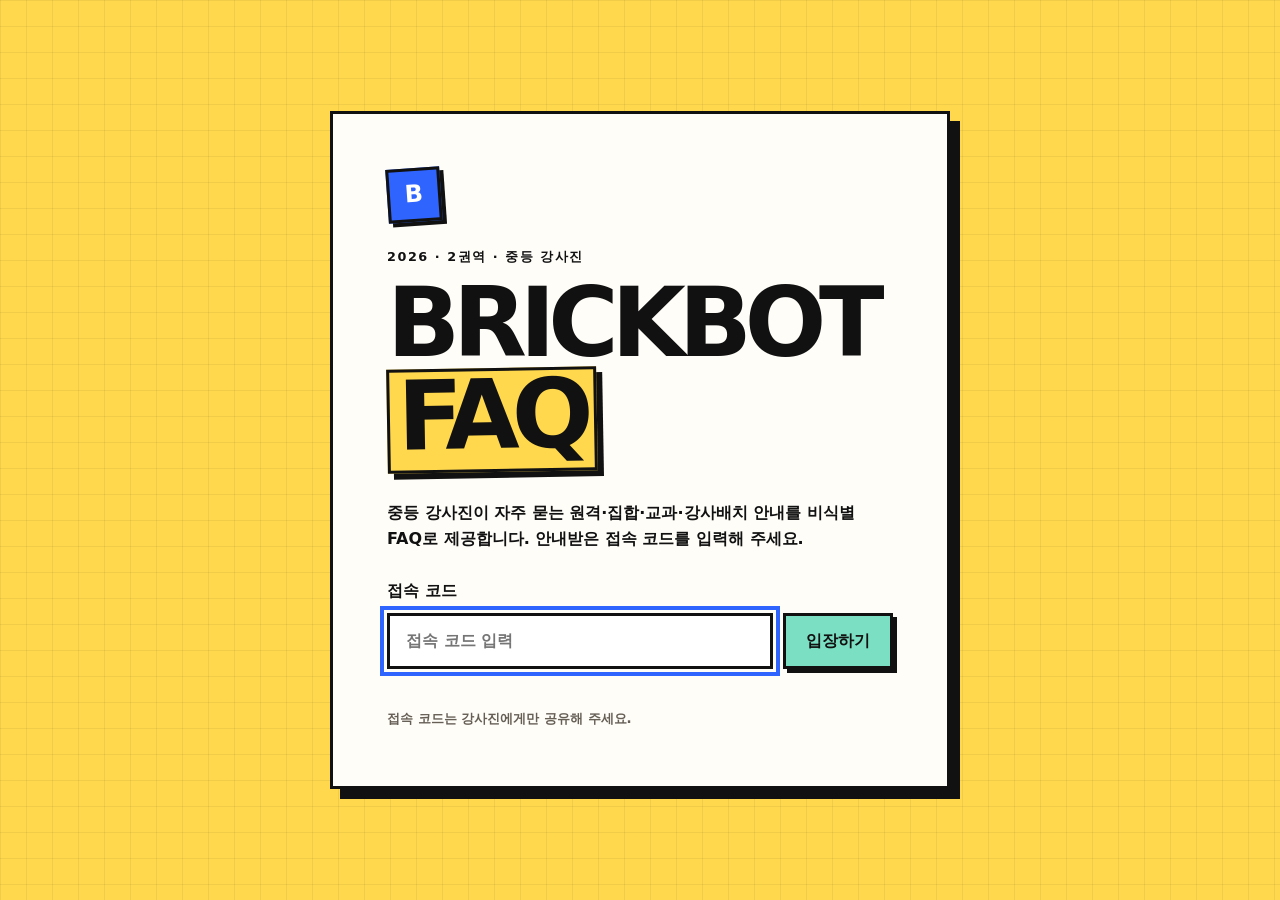
<file: index.html>
<!doctype html>
<html lang="ko">
<head>
  <meta charset="utf-8">
  <meta name="viewport" content="width=device-width, initial-scale=1">
  <meta name="description" content="중등 강사진이 자주 찾는 원격·집합·교과·강사배치 안내와 확인된 링크를 날짜별로 제공하는 비식별 공개 FAQ입니다.">
  <meta name="robots" content="index, follow, max-image-preview:large, max-snippet:-1, max-video-preview:-1">
  <meta name="googlebot" content="index, follow, max-image-preview:large, max-snippet:-1">
  <meta name="color-scheme" content="light">
  <meta name="theme-color" content="#FFD84D">
  <meta property="og:type" content="website">
  <meta property="og:locale" content="ko_KR">
  <meta property="og:site_name" content="BRICKBOT FAQ">
  <meta property="og:title" content="중등 강사진 FAQ | BRICKBOT FAQ">
  <meta property="og:description" content="원격·집합·교과·강사배치 안내를 빠르게 찾는 중등 강사진용 비식별 FAQ">
  <meta property="og:url" content="https://techkwon.github.io/brickbot-faq/">
  <meta property="og:image" content="https://techkwon.github.io/brickbot-faq/assets/og-brickbot-faq.png">
  <meta property="og:image:width" content="1200">
  <meta property="og:image:height" content="630">
  <meta property="og:image:alt" content="BRICKBOT FAQ - 중등 강사진이 찾는 답을 빠르게 확인하는 FAQ">
  <meta name="twitter:card" content="summary_large_image">
  <meta name="twitter:title" content="중등 강사진 FAQ | BRICKBOT FAQ">
  <meta name="twitter:description" content="원격·집합·교과·강사배치 안내를 빠르게 찾는 중등 강사진용 비식별 FAQ">
  <meta name="twitter:image" content="https://techkwon.github.io/brickbot-faq/assets/og-brickbot-faq.png">
  <link rel="canonical" href="https://techkwon.github.io/brickbot-faq/">
  <link rel="icon" href="./assets/favicon.svg" type="image/svg+xml">
  <link rel="apple-touch-icon" href="./assets/apple-touch-icon.png">
  <link rel="manifest" href="./site.webmanifest">
  <title>중등 강사진 FAQ | BRICKBOT FAQ</title>
  <script type="application/ld+json" id="site-structured-data">
  {
    "@context": "https://schema.org",
    "@graph": [
      {
        "@type": "WebSite",
        "@id": "https://techkwon.github.io/brickbot-faq/#website",
        "url": "https://techkwon.github.io/brickbot-faq/",
        "name": "BRICKBOT FAQ",
        "alternateName": "중등 강사진 FAQ",
        "description": "중등 강사진이 자주 찾는 공개 안내와 확인된 링크를 제공하는 비식별 FAQ",
        "inLanguage": "ko-KR"
      },
      {
        "@type": "CollectionPage",
        "@id": "https://techkwon.github.io/brickbot-faq/#webpage",
        "url": "https://techkwon.github.io/brickbot-faq/",
        "name": "중등 강사진 FAQ | BRICKBOT FAQ",
        "description": "원격·집합·교과·강사배치 안내를 날짜별로 제공하는 중등 강사진용 FAQ",
        "isPartOf": {"@id": "https://techkwon.github.io/brickbot-faq/#website"},
        "inLanguage": "ko-KR"
      }
    ]
  }
  </script>
  <!-- FAQ_STRUCTURED_DATA -->
  <link rel="stylesheet" href="./assets/styles.css">
  <script src="./assets/app.js" defer></script>
</head>
<body class="access-locked">
  <a class="skip-link" href="#main">본문으로 바로가기</a>

  <section class="access-gate" id="access-gate" aria-labelledby="access-title">
    <div class="access-card">
      <span class="access-mark" aria-hidden="true">B</span>
      <p class="eyebrow">2026 · 2권역 · 중등 강사진</p>
      <h1 id="access-title">BRICKBOT<br><span>FAQ</span></h1>
      <p>중등 강사진이 자주 묻는 원격·집합·교과·강사배치 안내를 비식별 FAQ로 제공합니다. 안내받은 접속 코드를 입력해 주세요.</p>
      <form id="access-form" class="access-form">
        <label for="access-code">접속 코드</label>
        <div class="access-input-row">
          <input id="access-code" type="password" inputmode="numeric" autocomplete="off" maxlength="12" placeholder="접속 코드 입력" required>
          <button type="submit">입장하기</button>
        </div>
        <p id="access-error" class="access-error" role="alert" aria-live="polite"></p>
      </form>
      <small>접속 코드는 강사진에게만 공유해 주세요.</small>
    </div>
  </section>

  <div id="site-shell" hidden>

  <header class="topbar">
    <a class="brand" href="#/" aria-label="FAQ 홈">
      <span class="brand-mark" aria-hidden="true">B</span>
      <span>BRICKBOT FAQ</span>
    </a>
    <div class="update-chip" id="schedule">매일 12:35 KST 업데이트</div>
  </header>

  <main id="main">
    <section class="hero" aria-labelledby="hero-title">
      <div class="hero-copy">
        <p class="eyebrow">2026 · 2권역 · 중등 강사진</p>
        <h1 id="hero-title">찾는 답을<br><span>빠르게.</span></h1>
        <p class="hero-description" id="subtitle">최근 24시간 대화에서 공개 가능한 내용만 정리합니다.</p>
      </div>
      <div class="hero-note" role="note">
        <strong>공개 범위 안내</strong>
        <p id="notice">내부 링크와 상세 자료는 단톡방 종합안내에서 확인해 주세요.</p>
      </div>
    </section>

    <section class="toolbar" aria-label="FAQ 검색 및 필터">
      <label class="search-box" for="search">
        <span aria-hidden="true">⌕</span>
        <span class="sr-only">FAQ 검색</span>
        <input id="search" type="search" autocomplete="off" placeholder="전체 FAQ 검색">
        <kbd>/</kbd>
      </label>
      <div class="filters" id="filters" aria-label="카테고리 필터"></div>
      <p class="search-help">기본은 KST 오늘 날짜의 24시간 FAQ입니다. 모든 날짜는 ‘전체 보기’에서 검색하세요.</p>
      <p class="result-count" id="result-count" aria-live="polite"></p>
    </section>

    <section class="section" id="daily-section" aria-labelledby="daily-title">
      <div class="section-heading">
        <div>
          <p class="eyebrow" id="daily-eyebrow">DAILY ARCHIVE</p>
          <h2 id="daily-title">24시간 FAQ</h2>
        </div>
        <div class="view-switch" role="group" aria-label="FAQ 보기 범위">
          <button class="view-button" id="view-latest" type="button" aria-pressed="true">오늘 24시간</button>
          <button class="view-button" id="view-all" type="button" aria-pressed="false">전체 보기</button>
        </div>
      </div>
      <div id="daily-summary" class="daily-summary" hidden></div>
      <div id="faq-list" class="faq-list" aria-live="polite"></div>
      <div id="empty-state" class="empty-card" hidden>
        <span class="empty-icon" aria-hidden="true">□</span>
        <h3>아직 발행된 FAQ가 없습니다.</h3>
        <p>오늘 FAQ는 매일 12:35 KST 업데이트됩니다.</p>
      </div>
    </section>

    <section class="section guides-section" aria-labelledby="guides-title">
      <div class="section-heading">
        <div>
          <p class="eyebrow">QUICK GUIDE</p>
          <h2 id="guides-title">공개 안내</h2>
        </div>
      </div>
      <div id="guide-list" class="guide-grid"></div>
    </section>

    <section class="section archive-section" aria-labelledby="archive-title">
      <div class="section-heading">
        <div>
          <p class="eyebrow">HISTORY</p>
          <h2 id="archive-title">날짜별 기록</h2>
        </div>
      </div>
      <nav id="archive-list" class="archive-list" aria-label="날짜별 FAQ"></nav>
    </section>
  </main>

  <footer>
    <p><strong>BRICKBOT FAQ</strong></p>
    <p>카카오톡 원문·개인정보·비밀번호·인증정보는 이 사이트에 저장하지 않습니다.</p>
    <a href="./privacy.html">공개 데이터 정책</a>
  </footer>

  <noscript>
    <div class="noscript">FAQ를 표시하려면 JavaScript를 활성화해 주세요.</div>
  </noscript>
  </div>
</body>
</html>
</file>
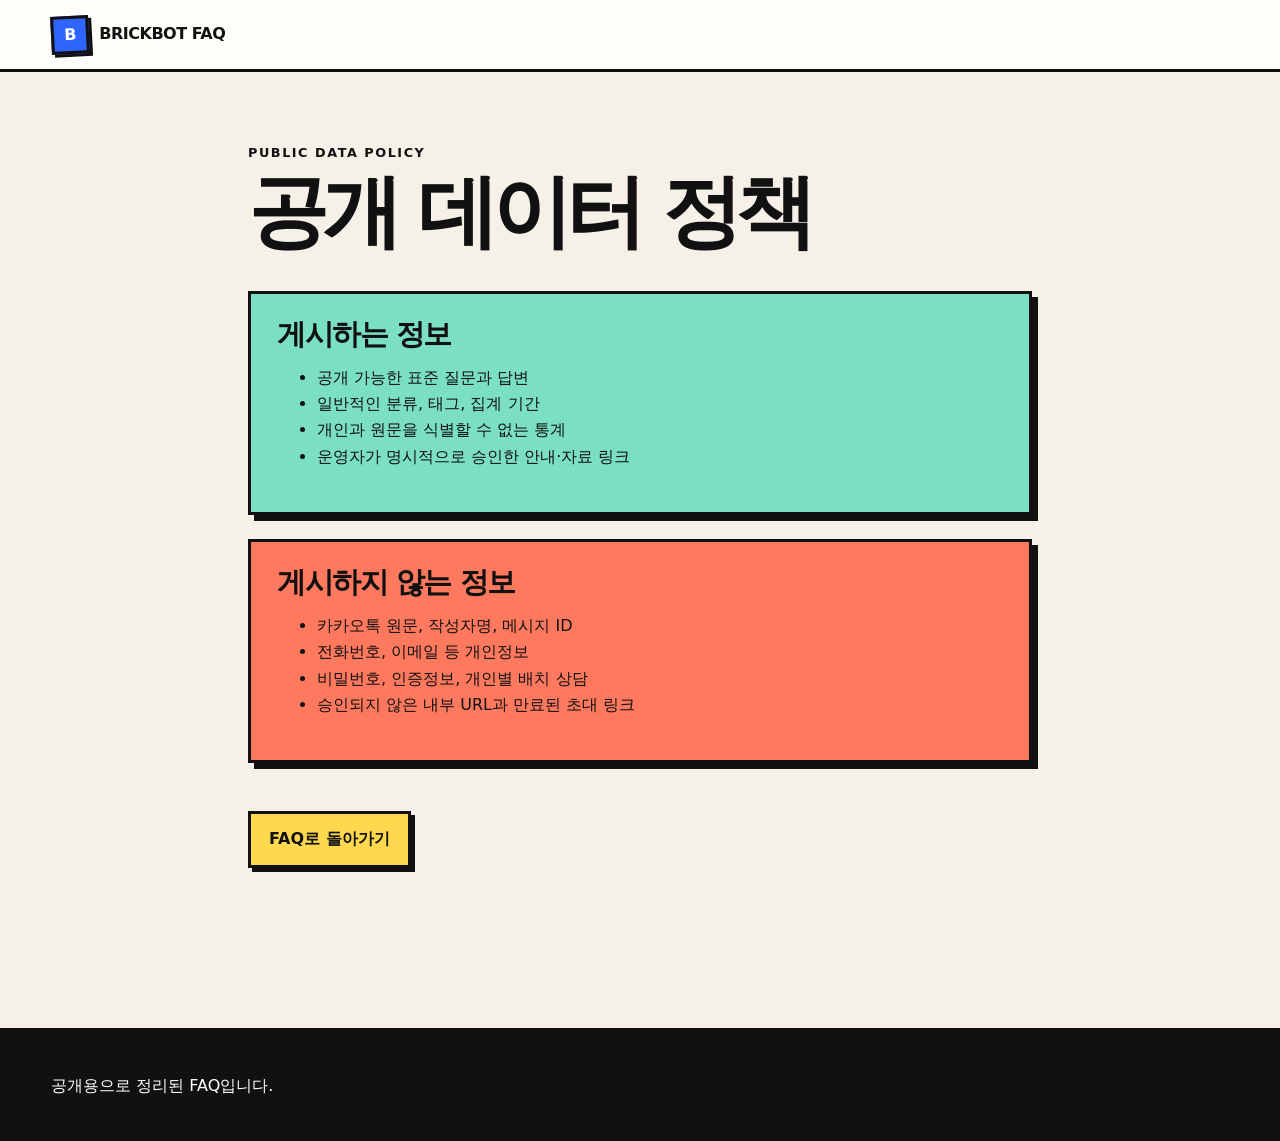
<file: privacy.html>
<!doctype html>
<html lang="ko">
<head>
  <meta charset="utf-8">
  <meta name="viewport" content="width=device-width, initial-scale=1">
  <meta name="description" content="BRICKBOT FAQ가 공개하는 정보와 개인정보·비밀번호·인증정보를 제외하는 원칙을 안내합니다.">
  <meta name="robots" content="index, follow">
  <link rel="canonical" href="https://techkwon.github.io/brickbot-faq/privacy.html">
  <link rel="icon" href="./assets/favicon.svg" type="image/svg+xml">
  <title>공개 데이터 정책 | BRICKBOT FAQ</title>
  <link rel="stylesheet" href="./assets/styles.css">
</head>
<body>
  <a class="skip-link" href="#main">본문으로 바로가기</a>
  <header class="topbar"><a class="brand" href="./"><span class="brand-mark" aria-hidden="true">B</span><span>BRICKBOT FAQ</span></a></header>
  <main id="main" class="policy-page">
    <p class="eyebrow">PUBLIC DATA POLICY</p>
    <h1>공개 데이터 정책</h1>
    <div class="policy-card">
      <h2>게시하는 정보</h2>
      <ul>
        <li>공개 가능한 표준 질문과 답변</li>
        <li>일반적인 분류, 태그, 집계 기간</li>
        <li>개인과 원문을 식별할 수 없는 통계</li>
        <li>운영자가 명시적으로 승인한 안내·자료 링크</li>
      </ul>
    </div>
    <div class="policy-card warning-card">
      <h2>게시하지 않는 정보</h2>
      <ul>
        <li>카카오톡 원문, 작성자명, 메시지 ID</li>
        <li>전화번호, 이메일 등 개인정보</li>
        <li>비밀번호, 인증정보, 개인별 배치 상담</li>
        <li>승인되지 않은 내부 URL과 만료된 초대 링크</li>
      </ul>
    </div>
    <a class="brutal-button" href="./">FAQ로 돌아가기</a>
  </main>
  <footer><p>공개용으로 정리된 FAQ입니다.</p></footer>
</body>
</html>
</file>
<file: assets/styles.css>
:root {
  --ink: #111111;
  --paper: #f5f0e8;
  --card: #fffdf8;
  --yellow: #ffd84d;
  --blue: #2f64ff;
  --pink: #ff7bc3;
  --mint: #7be0c3;
  --orange: #ff795e;
  --green: #59c36a;
  --muted: #665f56;
  --line: 3px solid var(--ink);
  --shadow: 6px 6px 0 var(--ink);
  --font: Pretendard, "Apple SD Gothic Neo", "Noto Sans KR", system-ui, -apple-system, sans-serif;
}

* { box-sizing: border-box; }
html { scroll-behavior: smooth; }
body {
  margin: 0;
  color: var(--ink);
  background: var(--paper);
  font-family: var(--font);
  font-size: 16px;
  line-height: 1.65;
  word-break: keep-all;
}
body.access-locked { overflow: hidden; }
[hidden] { display: none !important; }
.access-gate {
  min-height: 100svh;
  display: grid;
  place-items: center;
  padding: 24px;
  background:
    linear-gradient(90deg, rgba(17,17,17,.06) 1px, transparent 1px),
    linear-gradient(rgba(17,17,17,.06) 1px, transparent 1px),
    var(--yellow);
  background-size: 26px 26px;
}
.access-card {
  width: min(100%, 620px);
  padding: clamp(28px, 6vw, 54px);
  border: var(--line);
  background: var(--card);
  box-shadow: 10px 10px 0 var(--ink);
}
.access-mark {
  width: 54px;
  height: 54px;
  display: grid;
  place-items: center;
  margin-bottom: 24px;
  border: var(--line);
  background: var(--blue);
  color: white;
  box-shadow: 4px 4px 0 var(--ink);
  font-size: 1.5rem;
  font-weight: 900;
  transform: rotate(-4deg);
}
.access-card h1 { margin-bottom: 28px; font-size: clamp(3.1rem, 11vw, 6rem); }
.access-card > p:not(.eyebrow) { font-weight: 700; }
.access-form { margin-top: 26px; }
.access-form label { display: block; margin-bottom: 8px; font-weight: 900; }
.access-input-row { display: grid; grid-template-columns: 1fr auto; gap: 10px; }
.access-input-row input,
.access-input-row button {
  min-height: 56px;
  border: var(--line);
  font-weight: 850;
}
.access-input-row input { min-width: 0; padding: 0 16px; background: white; }
.access-input-row button { padding: 0 20px; background: var(--mint); box-shadow: 4px 4px 0 var(--ink); cursor: pointer; }
.access-input-row button:active { transform: translate(2px, 2px); box-shadow: 2px 2px 0 var(--ink); }
.access-error { min-height: 1.65em; margin: 10px 0 0; color: #b42318; font-weight: 850; }
.access-card small { color: var(--muted); font-weight: 700; }
a { color: inherit; }
button, input { font: inherit; }
button { color: inherit; }
:focus-visible { outline: 4px solid var(--blue); outline-offset: 3px; }

.sr-only {
  position: absolute;
  width: 1px;
  height: 1px;
  padding: 0;
  margin: -1px;
  overflow: hidden;
  clip: rect(0, 0, 0, 0);
  white-space: nowrap;
  border: 0;
}
.skip-link {
  position: fixed;
  left: 16px;
  top: -80px;
  z-index: 100;
  padding: 10px 14px;
  background: var(--yellow);
  border: var(--line);
  font-weight: 800;
}
.skip-link:focus { top: 16px; }

.topbar {
  min-height: 72px;
  padding: 12px clamp(18px, 4vw, 56px);
  display: flex;
  align-items: center;
  justify-content: space-between;
  gap: 16px;
  border-bottom: var(--line);
  background: var(--card);
}
.brand {
  display: inline-flex;
  align-items: center;
  gap: 10px;
  text-decoration: none;
  font-weight: 900;
  letter-spacing: -.03em;
}
.brand-mark {
  width: 38px;
  height: 38px;
  display: grid;
  place-items: center;
  border: 3px solid var(--ink);
  background: var(--blue);
  color: white;
  box-shadow: 3px 3px 0 var(--ink);
  transform: rotate(-3deg);
}
.update-chip {
  padding: 6px 12px;
  border: 2px solid var(--ink);
  background: var(--mint);
  font-size: .82rem;
  font-weight: 800;
}

main { max-width: 1180px; margin: 0 auto; padding: 0 clamp(18px, 4vw, 48px) 90px; }
.hero {
  min-height: 430px;
  display: grid;
  grid-template-columns: 1.35fr .65fr;
  align-items: center;
  gap: clamp(28px, 6vw, 84px);
  padding: clamp(54px, 8vw, 104px) 0;
}
.eyebrow {
  margin: 0 0 12px;
  font-size: .8rem;
  font-weight: 900;
  letter-spacing: .12em;
}
h1, h2, h3, p { max-width: 72ch; }
h1 {
  margin: 0;
  font-size: clamp(3.4rem, 9vw, 7rem);
  line-height: .92;
  letter-spacing: -.075em;
  font-weight: 900;
}
h1 span {
  display: inline-block;
  padding: 0 .08em .1em;
  background: var(--yellow);
  border: 3px solid var(--ink);
  box-shadow: 6px 6px 0 var(--ink);
  transform: rotate(-1deg);
}
.hero-description { margin-top: 28px; font-size: clamp(1.05rem, 2vw, 1.3rem); font-weight: 650; }
.hero-note {
  padding: 24px;
  border: var(--line);
  background: var(--pink);
  box-shadow: var(--shadow);
  transform: rotate(1.5deg);
}
.hero-note strong { font-size: 1.2rem; }
.hero-note p { margin-bottom: 0; }

.toolbar {
  position: relative;
  margin: 0 0 76px;
  padding: 22px;
  border: var(--line);
  background: var(--yellow);
  box-shadow: var(--shadow);
}
.search-box {
  min-height: 58px;
  display: grid;
  grid-template-columns: auto 1fr auto;
  align-items: center;
  gap: 12px;
  padding: 0 16px;
  border: var(--line);
  background: white;
}
.search-box > span:first-child { font-size: 2rem; line-height: 1; font-weight: 900; }
.search-box input { width: 100%; min-width: 0; border: 0; outline: 0; background: transparent; font-size: 1.05rem; font-weight: 650; }
kbd { padding: 2px 9px; border: 2px solid var(--ink); background: var(--paper); box-shadow: 2px 2px 0 var(--ink); font-weight: 800; }
.filters { display: flex; flex-wrap: wrap; gap: 9px; margin-top: 16px; }
.search-help { margin: 14px 0 0; color: var(--muted); font-size: .9rem; font-weight: 750; }
.filter-button {
  min-height: 42px;
  padding: 7px 14px;
  border: 2px solid var(--ink);
  background: var(--card);
  box-shadow: 3px 3px 0 var(--ink);
  cursor: pointer;
  font-weight: 800;
}
.filter-button[aria-pressed="true"] { background: var(--blue); color: white; }
.filter-button:active, .brutal-button:active { transform: translate(2px, 2px); box-shadow: 1px 1px 0 var(--ink); }
.result-count { margin: 15px 0 0; font-weight: 800; }

.section { margin-top: 78px; }
.section-heading { display: flex; justify-content: space-between; align-items: end; gap: 16px; margin-bottom: 24px; }
h2 { margin: 0; font-size: clamp(2rem, 5vw, 3.4rem); line-height: 1; letter-spacing: -.05em; font-weight: 900; }
.text-link { font-weight: 850; text-underline-offset: 4px; }
.view-switch { display: flex; flex-wrap: wrap; justify-content: flex-end; gap: 8px; }
.view-button { min-height: 42px; padding: 7px 12px; border: 2px solid var(--ink); background: var(--card); box-shadow: 3px 3px 0 var(--ink); cursor: pointer; font-weight: 850; }
.view-button[aria-pressed="true"] { background: var(--blue); color: white; }
.view-button:active { transform: translate(2px, 2px); box-shadow: 1px 1px 0 var(--ink); }

.daily-summary {
  margin-bottom: 28px;
  padding: 22px;
  border: var(--line);
  background: var(--blue);
  color: white;
  box-shadow: var(--shadow);
}
.daily-summary h3 { margin: 0 0 6px; font-size: 1.35rem; }
.daily-summary p { margin: 4px 0; }
.summary-stats { display: flex; flex-wrap: wrap; gap: 8px; margin-top: 14px; }
.summary-stat { padding: 4px 10px; border: 2px solid white; font-weight: 800; }

.faq-list { display: grid; gap: 18px; }
.faq-card {
  border: var(--line);
  background: var(--card);
  box-shadow: 5px 5px 0 var(--ink);
}
.faq-card[open] { background: white; }
.faq-card summary {
  min-height: 74px;
  display: grid;
  grid-template-columns: auto 1fr auto;
  align-items: center;
  gap: 14px;
  padding: 17px 20px;
  cursor: pointer;
  list-style: none;
  font-size: 1.04rem;
  font-weight: 850;
}
.faq-card summary::-webkit-details-marker { display: none; }
.faq-index { color: var(--blue); font-size: .8rem; letter-spacing: .08em; }
.faq-toggle { width: 32px; height: 32px; display: grid; place-items: center; border: 2px solid var(--ink); background: var(--yellow); font-weight: 900; }
.faq-card[open] .faq-toggle { transform: rotate(45deg); }
.faq-answer { padding: 0 20px 22px 58px; border-top: 2px solid var(--ink); }
.faq-answer p { margin: 18px 0; white-space: pre-line; }
.faq-link { color: var(--blue); font-weight: 850; text-underline-offset: 3px; overflow-wrap: anywhere; }
.faq-meta { display: flex; flex-wrap: wrap; gap: 8px; }
.meta-badge { padding: 3px 9px; border: 2px solid var(--ink); background: var(--mint); font-size: .78rem; font-weight: 800; }
.meta-badge.date { background: var(--yellow); }
.meta-badge.review { background: var(--orange); }

.empty-card {
  padding: 40px 24px;
  text-align: center;
  border: var(--line);
  background: var(--card);
  box-shadow: var(--shadow);
}
.empty-card h3 { margin: 10px auto 4px; }
.empty-card p { margin: 0 auto; color: var(--muted); }
.empty-icon { font-size: 3rem; font-weight: 900; }

.guide-grid { display: grid; grid-template-columns: repeat(2, minmax(0, 1fr)); gap: 18px; }
.guide-card { min-height: 190px; padding: 22px; border: var(--line); box-shadow: var(--shadow); background: var(--card); }
.guide-card:nth-child(4n+1) { background: var(--yellow); }
.guide-card:nth-child(4n+2) { background: var(--mint); }
.guide-card:nth-child(4n+3) { background: var(--pink); }
.guide-card h3 { margin: 8px 0; font-size: 1.35rem; line-height: 1.2; }
.guide-card p { margin-bottom: 0; }
.guide-number { font-weight: 900; }

.archive-list { display: grid; gap: 10px; }
.archive-link { display: flex; justify-content: space-between; align-items: center; gap: 12px; min-height: 56px; padding: 10px 16px; border: 2px solid var(--ink); background: var(--card); text-decoration: none; font-weight: 800; }
.archive-link:hover { background: var(--yellow); }
.archive-link span:last-child { color: var(--muted); font-size: .85rem; }

footer { padding: 38px clamp(18px, 4vw, 56px); border-top: var(--line); background: var(--ink); color: white; }
footer p { margin: 4px 0; }
footer a { display: inline-block; margin-top: 10px; color: var(--yellow); font-weight: 800; }

.policy-page { max-width: 880px; padding-top: 70px; }
.policy-page > h1 { font-size: clamp(2.8rem, 8vw, 5rem); margin-bottom: 42px; }
.policy-card { margin: 24px 0; padding: 26px; border: var(--line); background: var(--mint); box-shadow: var(--shadow); }
.policy-card h2 { font-size: 1.8rem; }
.warning-card { background: var(--orange); }
.brutal-button { display: inline-block; margin: 24px 0 70px; padding: 12px 18px; border: var(--line); background: var(--yellow); box-shadow: 4px 4px 0 var(--ink); text-decoration: none; font-weight: 900; }
.noscript { margin: 20px; padding: 20px; border: var(--line); background: var(--orange); }

@media (max-width: 760px) {
  body { overflow-x: hidden; }
  .access-input-row { grid-template-columns: 1fr; }
  .topbar { align-items: flex-start; flex-wrap: wrap; }
  .brand, .hero-copy, .toolbar, .search-box { min-width: 0; }
  .update-chip { flex: 0 1 132px; max-width: 132px; padding: 5px 8px; text-align: center; font-size: .74rem; }
  .hero { grid-template-columns: minmax(0, 1fr); min-height: 0; }
  .hero-description { max-width: 100%; word-break: normal; overflow-wrap: anywhere; }
  h1 { font-size: clamp(3.2rem, 17vw, 5.3rem); }
  .hero-note { min-width: 0; transform: none; }
  .toolbar { margin-bottom: 56px; padding: 16px; }
  kbd { display: none; }
  .search-box { grid-template-columns: auto minmax(0, 1fr); padding: 0 12px; }
  .search-box input { font-size: .96rem; }
  .section { margin-top: 62px; }
  .section-heading { align-items: flex-start; }
  .view-switch { max-width: 145px; justify-content: flex-start; }
  .view-button { width: 100%; }
  .guide-grid { grid-template-columns: 1fr; }
  .faq-card summary { padding: 15px; gap: 10px; }
  .faq-answer { padding: 0 15px 18px; }
  .archive-link { align-items: flex-start; flex-direction: column; gap: 2px; }
}

@media (prefers-reduced-motion: reduce) {
  html { scroll-behavior: auto; }
  *, *::before, *::after { transition: none !important; animation: none !important; }
}
</file>
